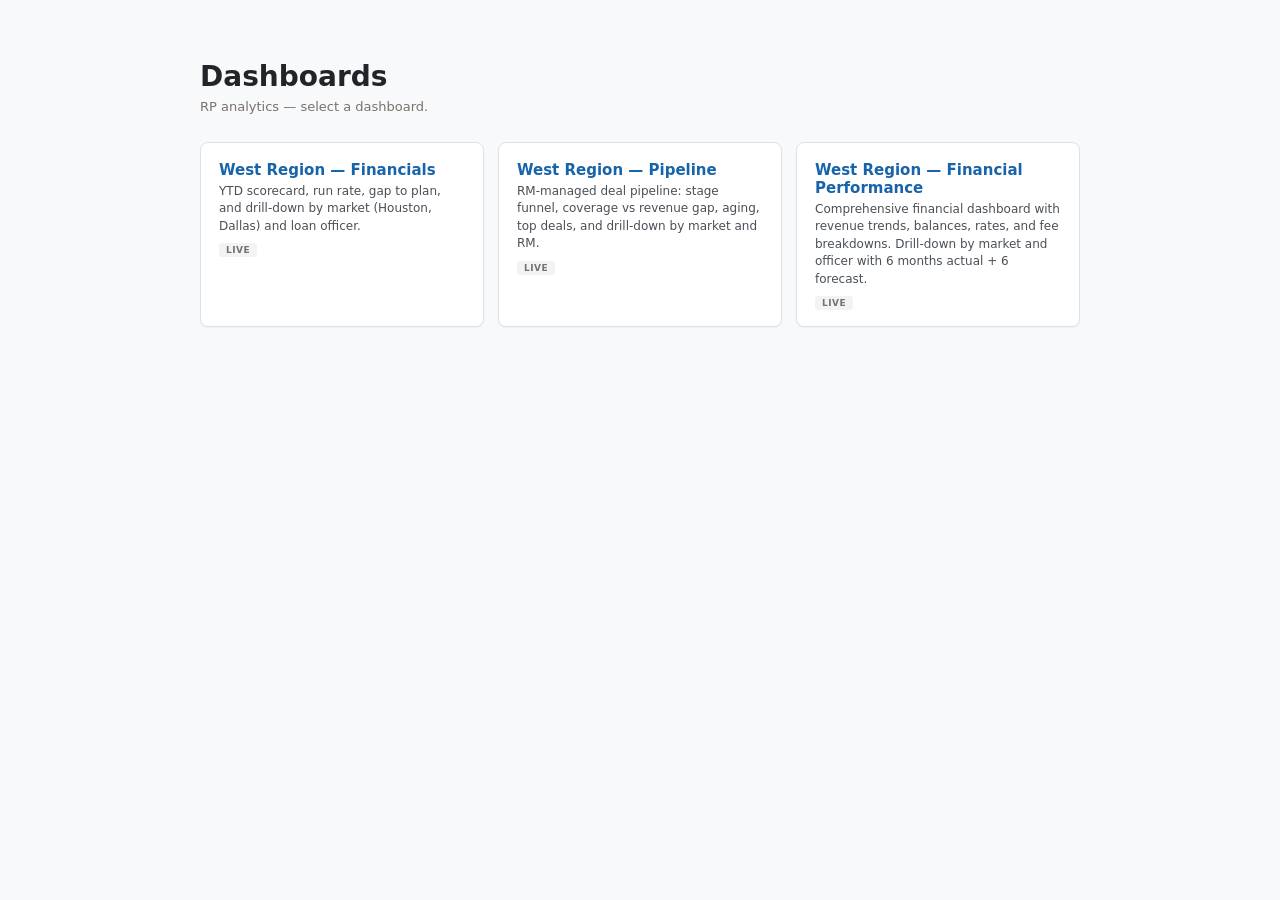
<file: index.html>
<!DOCTYPE html>
<html lang="en">
<head>
<meta charset="UTF-8">
<meta name="viewport" content="width=device-width, initial-scale=1.0">
<title>Dashboards</title>
<style>
  * { margin: 0; padding: 0; box-sizing: border-box; }
  body {
    background: #f8f9fa;
    font-family: -apple-system, 'Segoe UI', system-ui, sans-serif;
    color: #212529;
    min-height: 100vh;
    padding: 60px 20px;
  }
  .wrap { max-width: 880px; margin: 0 auto; }
  h1 { font-size: 28px; font-weight: 800; margin-bottom: 6px; }
  .sub { color: #78716c; font-size: 13px; margin-bottom: 28px; }
  .grid { display: grid; grid-template-columns: repeat(auto-fit, minmax(260px, 1fr)); gap: 14px; }
  .tile {
    background: #fff; border: 1px solid #dee2e6; border-radius: 8px;
    padding: 18px 18px 16px; text-decoration: none; color: inherit;
    box-shadow: 0 1px 2px rgba(0,0,0,0.04);
    transition: all 0.15s;
    display: block;
  }
  .tile:hover { border-color: #1864ab; box-shadow: 0 2px 8px rgba(24,100,171,0.12); transform: translateY(-1px); }
  .tile h2 { font-size: 15px; font-weight: 700; margin-bottom: 4px; color: #1864ab; }
  .tile p { font-size: 12px; color: #495057; line-height: 1.45; }
  .tile.stub { opacity: 0.55; cursor: default; pointer-events: none; }
  .tile.stub h2 { color: #78716c; }
  .tile .tag {
    display: inline-block; font-size: 9px; font-weight: 700;
    background: #f1f3f5; color: #78716c;
    padding: 2px 7px; border-radius: 3px;
    margin-top: 8px; text-transform: uppercase; letter-spacing: 0.05em;
  }
</style>
</head>
<body>
<div class="wrap">
  <h1>Dashboards</h1>
  <p class="sub">RP analytics — select a dashboard.</p>
  <div class="grid">
    <a class="tile" href="region/">
      <h2>West Region — Financials</h2>
      <p>YTD scorecard, run rate, gap to plan, and drill-down by market (Houston, Dallas) and loan officer.</p>
      <span class="tag">Live</span>
    </a>
    <a class="tile" href="pipeline/">
      <h2>West Region — Pipeline</h2>
      <p>RM-managed deal pipeline: stage funnel, coverage vs revenue gap, aging, top deals, and drill-down by market and RM.</p>
      <span class="tag">Live</span>
    </a>
    <a class="tile" href="financials/">
      <h2>West Region — Financial Performance</h2>
      <p>Comprehensive financial dashboard with revenue trends, balances, rates, and fee breakdowns. Drill-down by market and officer with 6 months actual + 6 forecast.</p>
      <span class="tag">Live</span>
    </a>
  </div>
</div>
</body>
</html>
</file>
